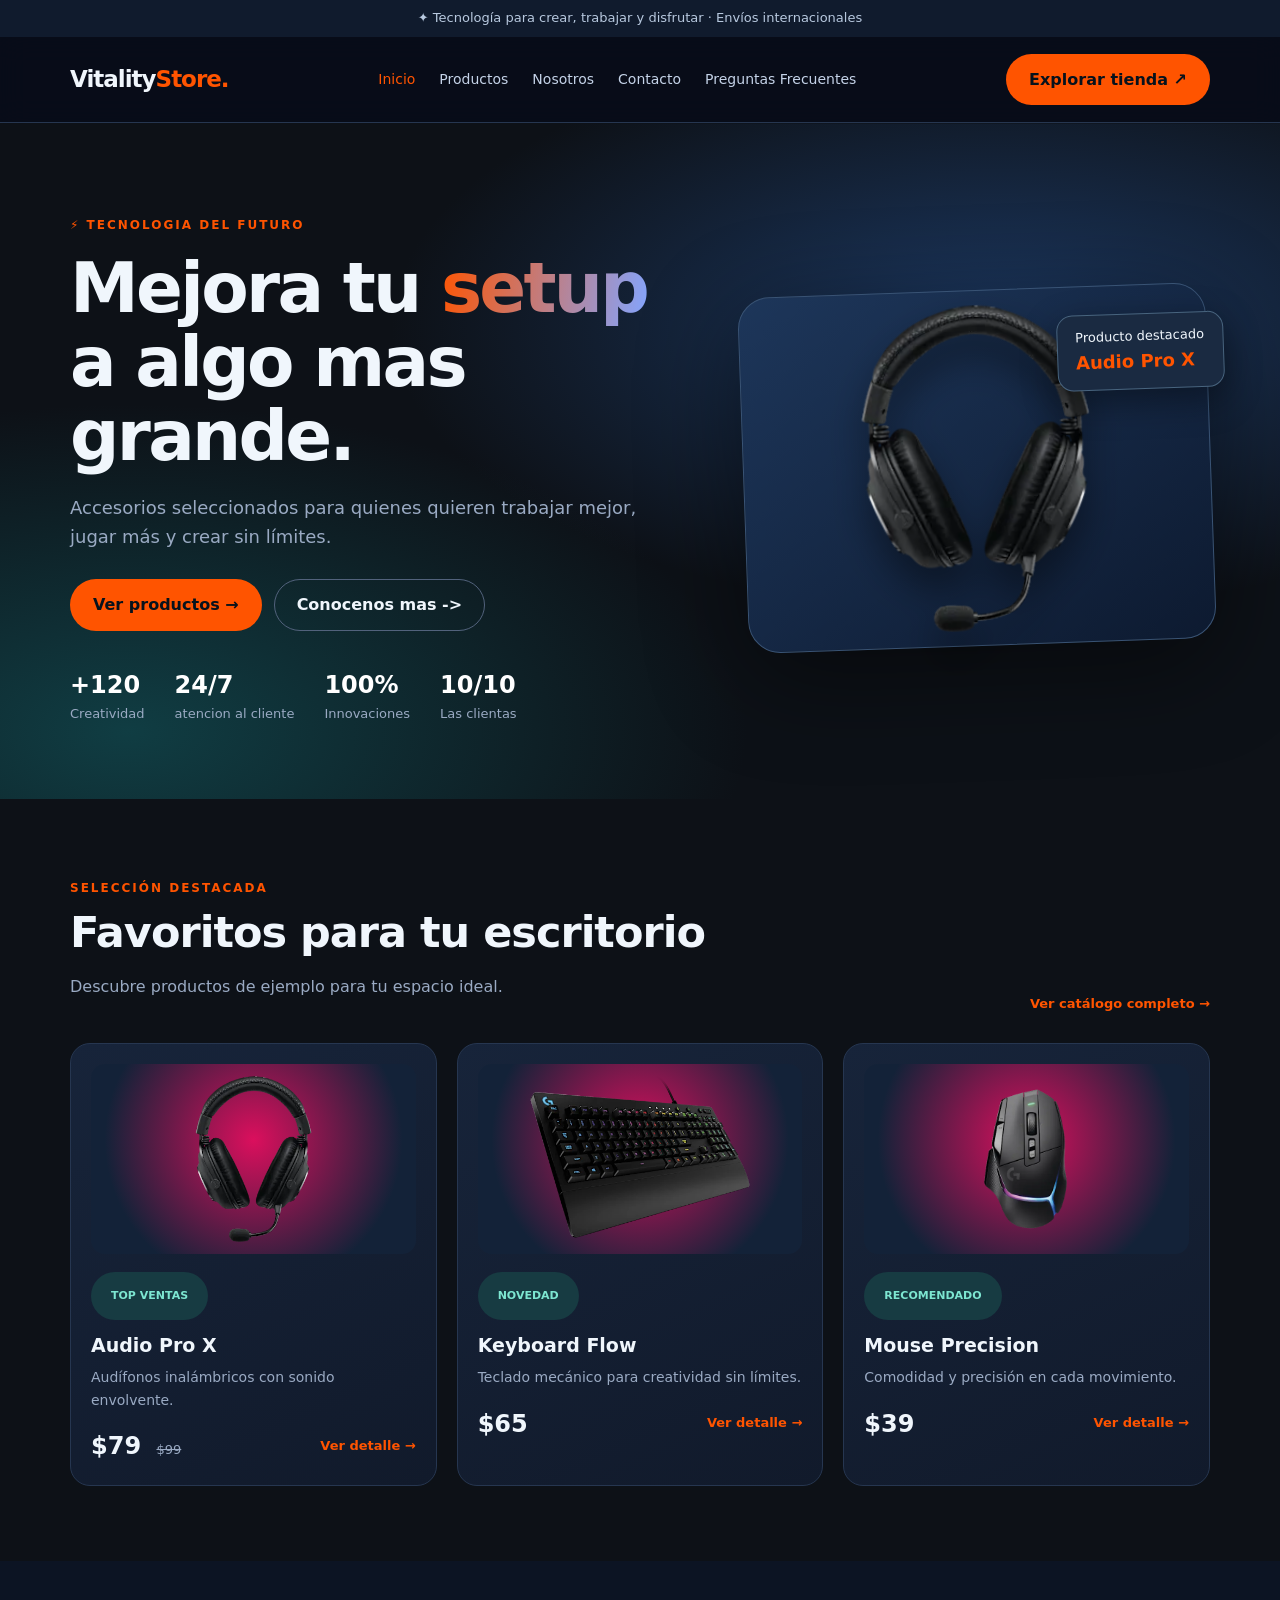
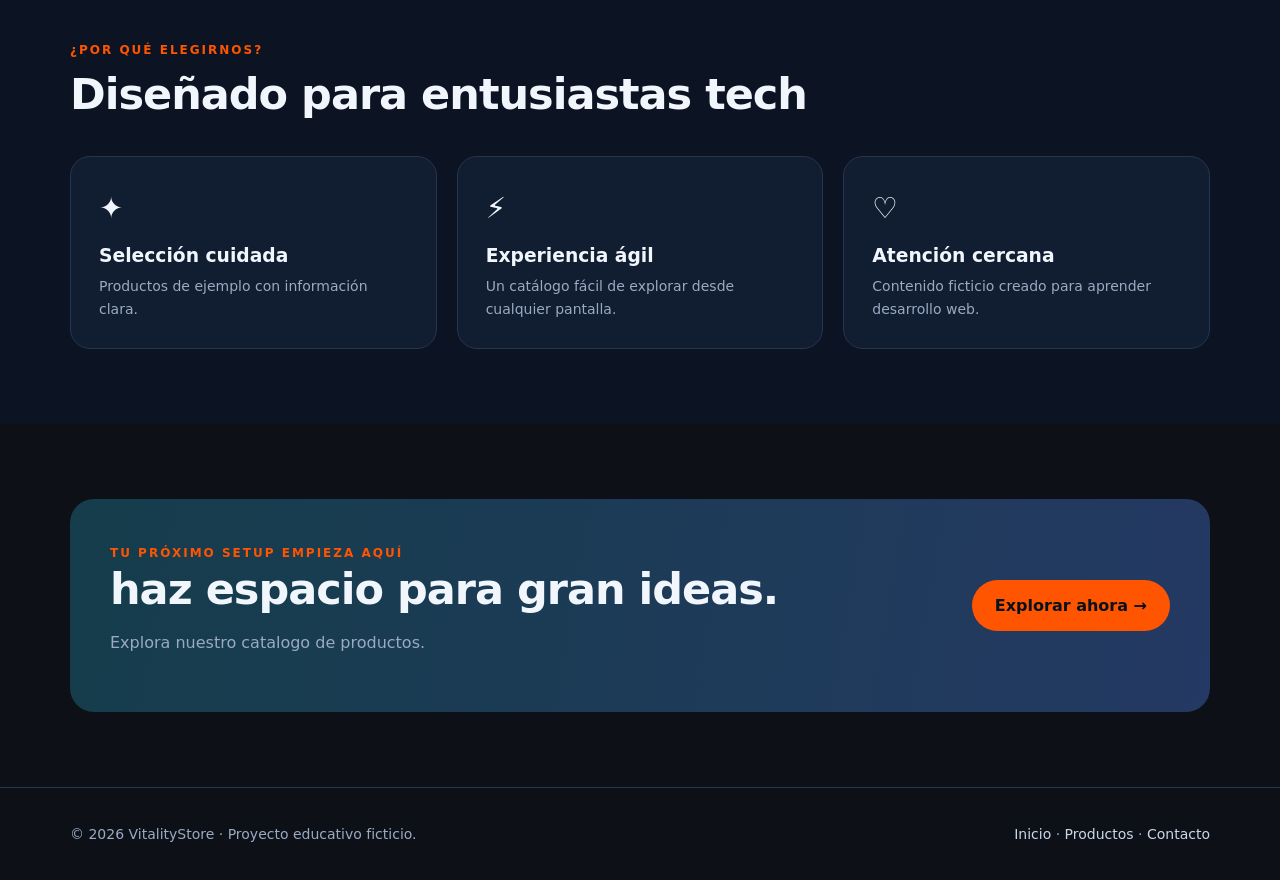
<file: index.html>
<!doctype html>
<html lang="es">

<head>
  <meta charset="UTF-8">
  <meta name="viewport" content="width=device-width,initial-scale=1">
  <title>VitalityStore | Tecnología que apoya nuestros conocimientos</title>
  <link rel="stylesheet" href="styles.css">
</head>

<body>
  <div class="topbar">✦ Tecnología para crear, trabajar y disfrutar · Envíos internacionales</div>
  <header class="header">
    <nav class="container nav"><a class="brand" href="index.html">Vitality<span>Store.</span></a>
      <div class="links"><a class="active" href="index.html">Inicio</a><a href="productos.html">Productos</a><a
          href="nosotros.html">Nosotros</a><a href="contacto.html">Contacto</a><a href="preguntas.html">Preguntas Frecuentes</a></div><a class="pill"
        href="productos.html">Explorar tienda ↗</a>
    </nav>
  </header>
  <main>
    <section class="hero">
      <div class="container hero-grid">
        <div><span class="eyebrow">⚡ Tecnologia del futuro</span>
          <h1>Mejora tu <span class="gradient">setup</span> a algo mas grande.</h1>
          <p class="lead">Accesorios seleccionados para quienes quieren trabajar mejor, jugar más y crear sin límites.
          </p>
          <div class="actions"><a class="btn" href="productos.html">Ver productos →</a><a class="btn secondary"
              href="nosotros.html">Conocenos mas -></a></div>
          <div class="stats">
            <div><b>+120</b>Creatividad</div>
            <div><b>24/7</b>atencion al cliente</div>
            <div><b>100%</b>Innovaciones</div>
            <div><b>10/10</b>Las clientas</div>
          </div>
        </div>
        <div class="hero-art"><img src="assets/proX.jpg" alt="Ilustración de audífonos modernos">
          <div class="float">Producto destacado <b>Audio Pro X</b></div>
        </div>
      </div>
    </section>
    <section class="section">
      <div class="container">
        <div class="section-head">
          <div><span class="eyebrow">Selección destacada</span>
            <h2>Favoritos para tu escritorio</h2>
            <p>Descubre productos de ejemplo para tu espacio ideal.</p>
          </div><a class="mini-link" href="productos.html">Ver catálogo completo →</a>
        </div>
        <div class="grid">
          <article class="card">
            <div class="product-image"><img src="assets/proX.jpg" alt="Audífonos"></div><span class="tag">TOP
              VENTAS</span>
            <h3>Audio Pro X</h3>
            <p>Audífonos inalámbricos con sonido envolvente.</p>
            <div class="card-bottom"><span class="price">$79 <small>$99</small></span><a class="mini-link"
                href="detalle.html">Ver detalle →</a></div>
          </article>
          <article class="card">
            <div class="product-image"><img src="assets/g213.jpg" alt="Teclado"></div><span
              class="tag">NOVEDAD</span>
            <h3>Keyboard Flow</h3>
            <p>Teclado mecánico para creatividad sin límites.</p>
            <div class="card-bottom"><span class="price">$65</span><a class="mini-link" href="detalle.html">Ver detalle
                →</a></div>
          </article>
          <article class="card">
            <div class="product-image"><img src="assets/g502.jpg" alt="Mouse"></div><span
              class="tag">RECOMENDADO</span>
            <h3>Mouse Precision</h3>
            <p>Comodidad y precisión en cada movimiento.</p>
            <div class="card-bottom"><span class="price">$39</span><a class="mini-link" href="detalle.html">Ver detalle
                →</a></div>
          </article>
        </div>
      </div>
    </section>
    <section class="section alt">
      <div class="container">
        <div class="section-head">
          <div><span class="eyebrow">¿Por qué elegirnos?</span>
            <h2>Diseñado para entusiastas tech</h2>
          </div>
        </div>
        <div class="features">
          <div class="feature">
            <div class="symbol">✦</div>
            <h3>Selección cuidada</h3>
            <p>Productos de ejemplo con información clara.</p>
          </div>
          <div class="feature">
            <div class="symbol">⚡</div>
            <h3>Experiencia ágil</h3>
            <p>Un catálogo fácil de explorar desde cualquier pantalla.</p>
          </div>
          <div class="feature">
            <div class="symbol">♡</div>
            <h3>Atención cercana</h3>
            <p>Contenido ficticio creado para aprender desarrollo web.</p>
          </div>
        </div>
      </div>
    </section>
    <section class="section">
      <div class="container">
        <div class="banner">
          <div><span class="eyebrow">Tu próximo setup empieza aquí</span>
            <h2>haz espacio para gran ideas.</h2>
            <p class="muted">Explora nuestro catalogo de productos.</p>
          </div><a class="btn" href="productos.html">Explorar ahora →</a>
        </div>
      </div>
    </section>
  </main>
  <footer class="footer">
    <div class="container footer-inner"><span>© 2026 VitalityStore · Proyecto educativo ficticio.</span><span><a
          href="index.html">Inicio</a> · <a href="productos.html">Productos</a> · <a
          href="contacto.html">Contacto</a></span></div>
  </footer>
</body>

</html>
</file>
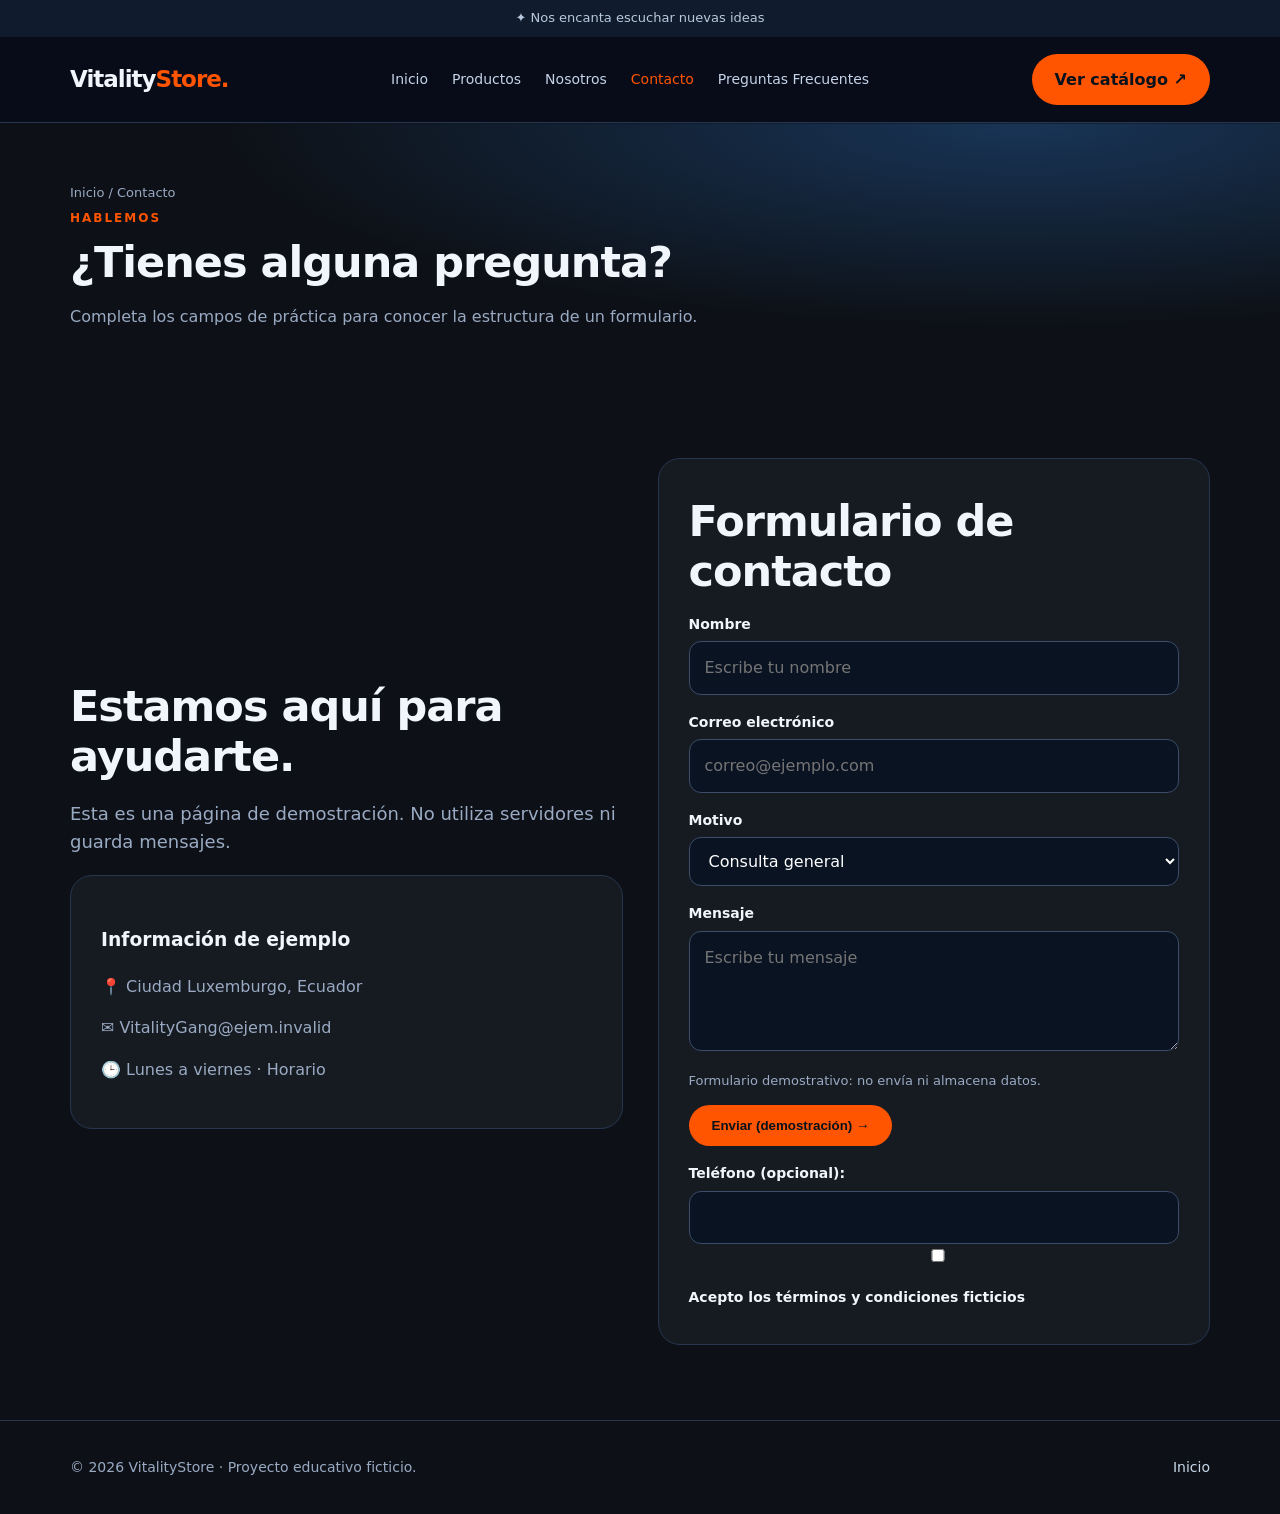
<file: contacto.html>
<!doctype html>
<html lang="es">

<head>
  <meta charset="UTF-8">
  <meta name="viewport" content="width=device-width,initial-scale=1">
  <title>Contacto | VitalityStore</title>
  <link rel="stylesheet" href="styles.css">
</head>

<body>
  <div class="topbar">✦ Nos encanta escuchar nuevas ideas</div>
  <header class="header">
    <nav class="container nav"><a class="brand" href="index.html">Vitality<span>Store.</span></a>
      <div class="links"><a href="index.html">Inicio</a><a href="productos.html">Productos</a><a
          href="nosotros.html">Nosotros</a><a class="active" href="contacto.html">Contacto</a><a href="preguntas.html">Preguntas Frecuentes</a></div><a class="pill"
        href="productos.html">Ver catálogo ↗</a>
    </nav>
  </header>
  <main>
    <section class="page-head">
      <div class="container">
        <div class="crumb">Inicio / Contacto</div><span class="eyebrow">Hablemos</span>
        <h1>¿Tienes alguna pregunta?</h1>
        <p>Completa los campos de práctica para conocer la estructura de un formulario.</p>
      </div>
    </section>
    <section class="section">
      <div class="container two-col">
        <div>
          <h2>Estamos aquí para ayudarte.</h2>
          <p class="lead">Esta es una página de demostración. No utiliza servidores ni guarda mensajes.</p>
          <div class="panel">
            <h3>Información de ejemplo</h3>
            <p>📍 Ciudad Luxemburgo, Ecuador</p>
            <p>✉️ VitalityGang@ejem.invalid</p>
            <p>🕒 Lunes a viernes · Horario </p>
          </div>
        </div>
        <div class="panel">
          <h2>Formulario de contacto</h2>
          <form action="#" method="get" onsubmit="return false"><label for="nombre">Nombre</label><input id="nombre"
              name="nombre" placeholder="Escribe tu nombre" required><label for="correo">Correo
              electrónico</label><input id="correo" name="correo" type="email" placeholder="correo@ejemplo.com"
              required><label for="motivo">Motivo</label><select id="motivo" name="motivo">
              <option>Consulta general</option>
              <option>Información de productos</option>
              <option>Otro</option>
            </select><label for="mensaje">Mensaje</label><textarea id="mensaje" name="mensaje"
              placeholder="Escribe tu mensaje" required></textarea>
            <p class="muted" style="font-size:13px">Formulario demostrativo: no envía ni almacena datos.</p><button
              class="btn" type="submit">Enviar (demostración) →</button>
          </form>
          <form>
            <div>
            <label for="telefono">Teléfono (opcional):</label>
            <input type="tel" id="telefono" name="telefono">
           </div>
           <div>
           <input type="checkbox" id="aceptacion" name="aceptacion">
           <label for="aceptacion">Acepto los términos y condiciones ficticios</label>
           </div>
          </form>
        </div>
      </div>
    </section>
  </main>
  <footer class="footer">
    <div class="container footer-inner"><span>© 2026 VitalityStore · Proyecto educativo ficticio.</span><a
        href="index.html">Inicio</a></div>
  </footer>
</body>

</html>
</file>
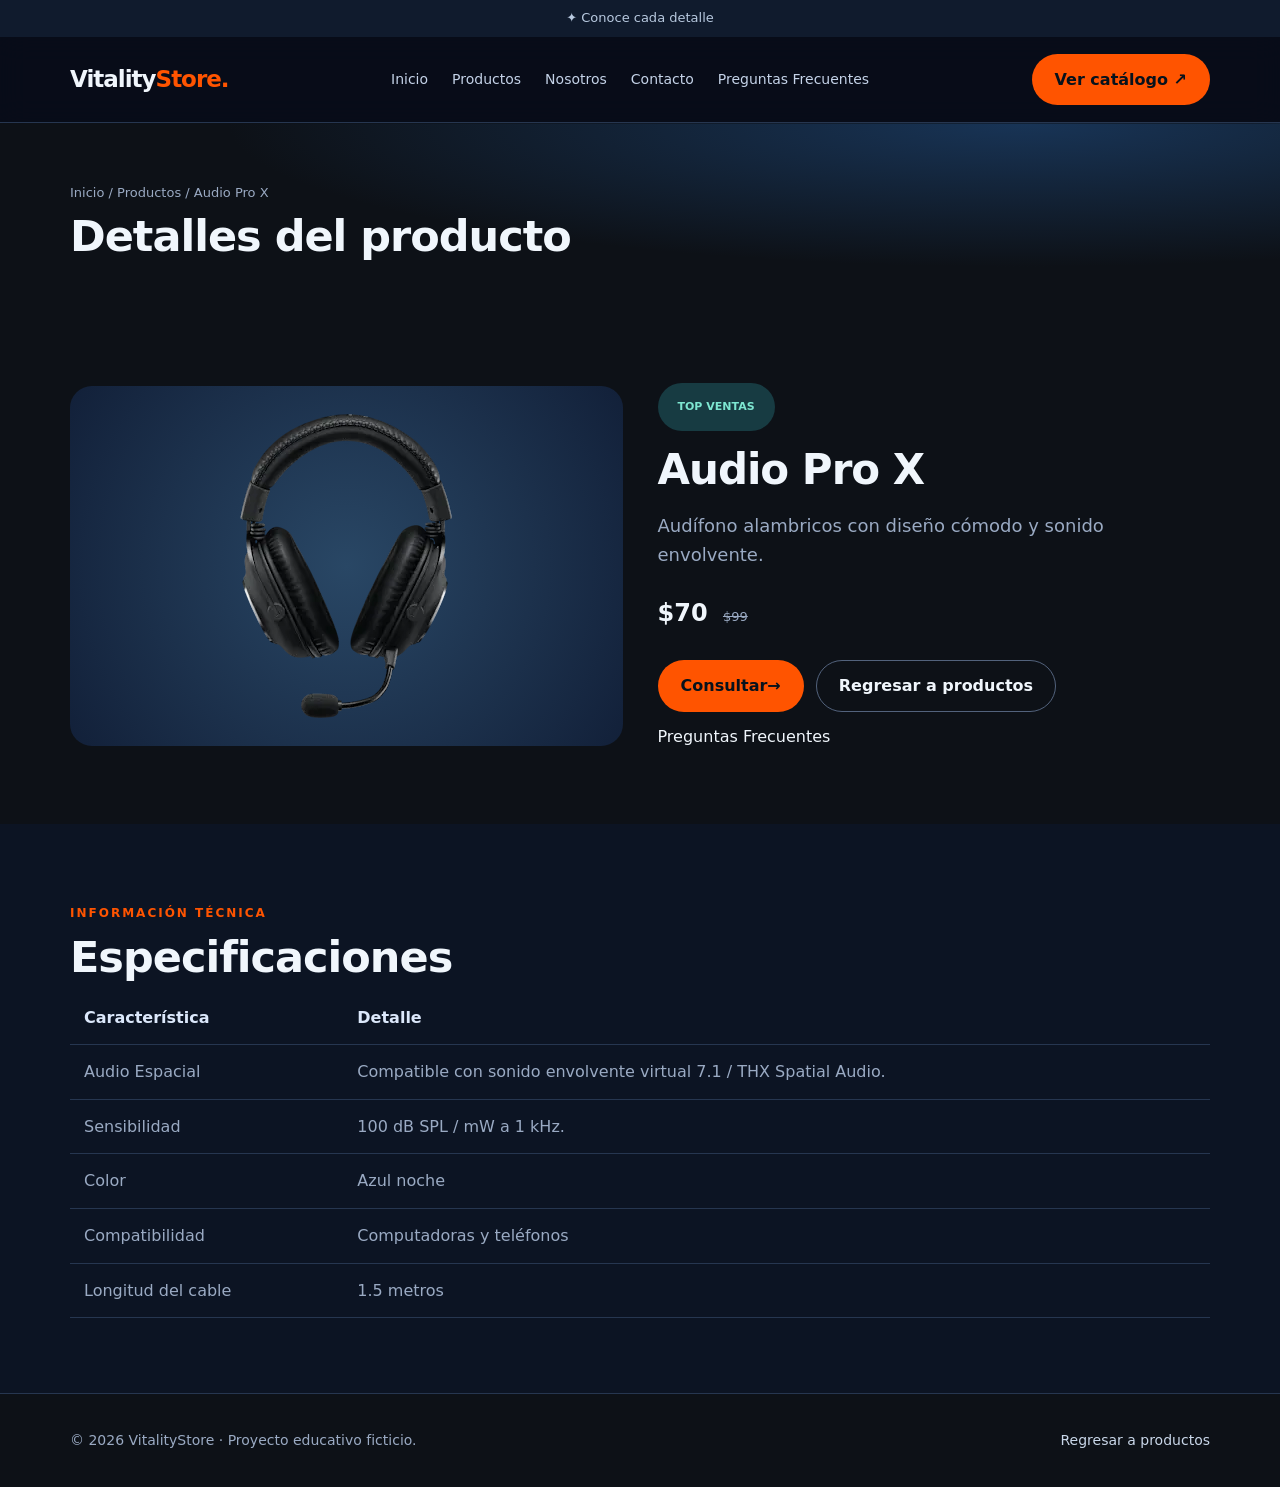
<file: detalle.html>
<!doctype html>
<html lang="es">

<head>
  <meta charset="UTF-8">
  <meta name="viewport" content="width=device-width,initial-scale=1">
  <title>Audio Pro X | VitalityStore</title>
  <link rel="stylesheet" href="styles.css">
</head>

<body>
  <div class="topbar">✦ Conoce cada detalle</div>
  <header class="header">
    <nav class="container nav"><a class="brand" href="index.html">Vitality<span>Store.</span></a>
      <div class="links"><a href="index.html">Inicio</a><a href="productos.html">Productos</a><a
          href="nosotros.html">Nosotros</a><a href="contacto.html">Contacto</a><a href="preguntas.html">Preguntas Frecuentes</a></div><a class="pill"
        href="productos.html">Ver catálogo ↗</a>
    </nav>
  </header>
  <main>
    <section class="page-head">
      <div class="container">
        <div class="crumb"><a href="index.html">Inicio</a> / <a href="productos.html">Productos</a> / Audio Pro X</div>
        <h1>Detalles del producto</h1>
      </div>
    </section>
    <section class="section">
      <div class="container two-col">
        <div class="detail-img"><img src="assets/proX.jpg" alt="Audífonos Audio Pro X"></div>
        <div><span class="tag">TOP VENTAS</span>
          <h2 style="font-size:42px;line-height:1.15;margin:15px 0">Audio Pro X</h2>
          <p class="lead">Audífono alambricos con diseño cómodo y sonido envolvente.</p>
          <p class="price">$70 <small>$99</small></p>
          <div class="actions"><a class="btn" href="contacto.html">Consultar→</a><a
              class="btn secondary" href="productos.html">Regresar a productos</a><a href="preguntas.html">Preguntas Frecuentes</a></div>
        </div>
      </div>
    </section>
    <section class="section alt">
      <div class="container"><span class="eyebrow">Información técnica</span>
        <h2>Especificaciones</h2>
        <table class="specs">
          <tr>
            <th>Característica</th>
            <th>Detalle</th>
          </tr>
          <tr>
            <td>Audio Espacial</td>
            <td>Compatible con sonido envolvente virtual 7.1 / THX Spatial Audio.</td>
          </tr>
          <tr>
            <td>Sensibilidad</td>
            <td>100 dB SPL / mW a 1 kHz.</td>
          </tr>
          <tr>
            <td>Color</td>
            <td>Azul noche</td>
          </tr>
          <tr>
            <td>Compatibilidad</td>
            <td>Computadoras y teléfonos</td>
          </tr>
          <tr>
            <td>Longitud del cable</td>
            <td>1.5 metros</td>
          </tr>
        </table>
      </div>
    </section>
  </main>
  <footer class="footer">
    <div class="container footer-inner"><span>© 2026 VitalityStore · Proyecto educativo ficticio.</span><a
        href="productos.html">Regresar a productos</a></div>
  </footer>
</body>

</html>
</file>
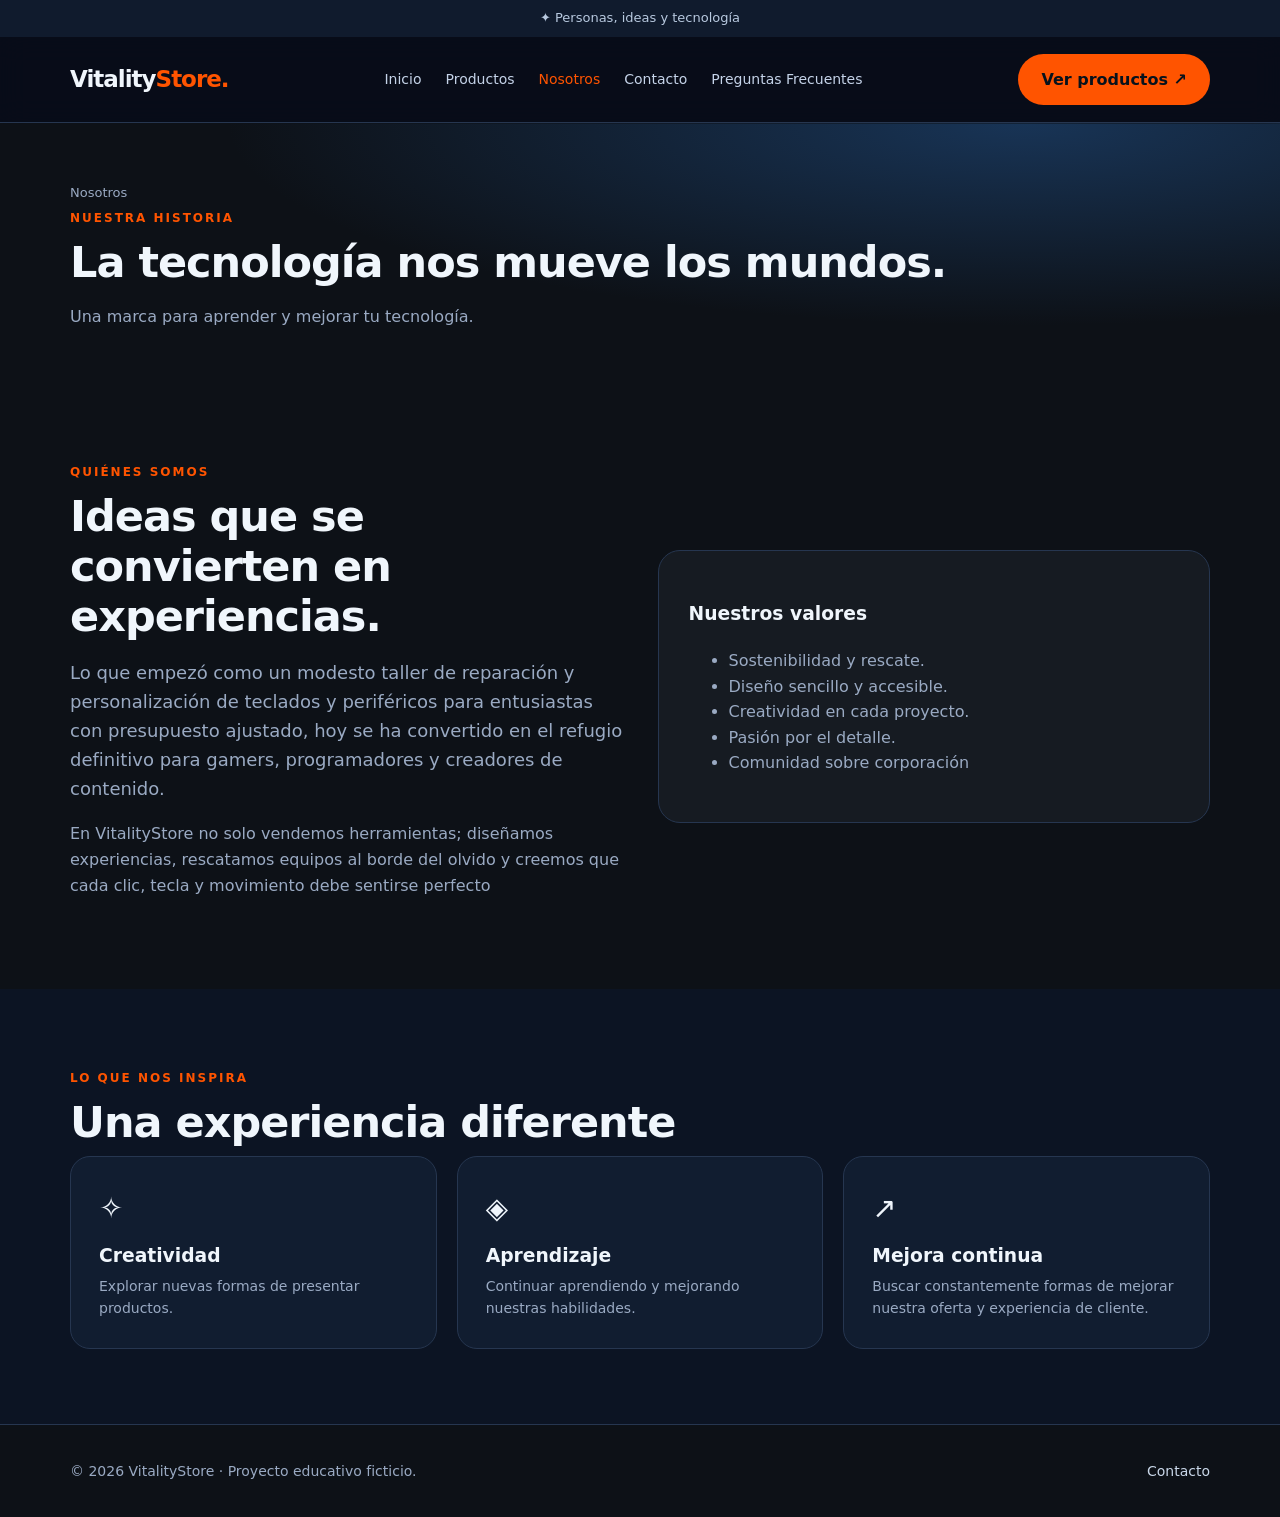
<file: nosotros.html>
<!doctype html>
<html lang="es">

<head>
  <meta charset="UTF-8">
  <meta name="viewport" content="width=device-width,initial-scale=1">
  <title>Nosotros | VitalityStore</title>
  <link rel="stylesheet" href="styles.css">
</head>

<body>
  <div class="topbar">✦ Personas, ideas y tecnología</div>
  <header class="header">
    <nav class="container nav"><a class="brand" href="index.html">Vitality<span>Store.</span></a>
      <div class="links"><a href="index.html">Inicio</a><a href="productos.html">Productos</a><a class="active"
          href="nosotros.html">Nosotros</a><a href="contacto.html">Contacto</a><a href="preguntas.html">Preguntas Frecuentes</a></div><a class="pill"
        href="productos.html">Ver productos ↗</a>
    </nav>
  </header>
  <main>
    <section class="page-head">
      <div class="container">
        <div class="crumb">Nosotros</div><span class="eyebrow">Nuestra historia</span>
        <h1>La tecnología nos mueve los mundos.</h1>
        <p>Una marca para aprender y mejorar tu tecnología.</p>
      </div>
    </section>
    <section class="section">
      <div class="container two-col">
        <div><span class="eyebrow">Quiénes somos</span>
          <h2>Ideas que se convierten en experiencias.</h2>
          <p class="lead">Lo que empezó como un modesto taller de reparación y personalización de teclados y periféricos para entusiastas con presupuesto ajustado, hoy se ha convertido en el refugio definitivo para gamers, programadores y creadores de 
            contenido.</p>
          <p class="muted">En VitalityStore no solo vendemos herramientas; diseñamos experiencias, rescatamos equipos al borde del olvido y creemos que cada clic, tecla y movimiento debe sentirse perfecto
          </p>
        </div>
        <div class="panel">
          <h3>Nuestros valores</h3>
          <ul>
            <li>Sostenibilidad y rescate.</li>
            <li>Diseño sencillo y accesible.</li>
            <li>Creatividad en cada proyecto.</li>
            <li>Pasión por el detalle.</li>
            <li>Comunidad sobre corporación</li>
          </ul>
        </div>
      </div>
    </section>
    <section class="section alt">
      <div class="container"><span class="eyebrow">Lo que nos inspira</span>
        <h2>Una experiencia diferente</h2>
        <div class="features">
          <div class="feature">
            <div class="symbol">✧</div>
            <h3>Creatividad</h3>
            <p>Explorar nuevas formas de presentar productos.</p>
          </div>
          <div class="feature">
            <div class="symbol">◈</div>
            <h3>Aprendizaje</h3>
            <p>Continuar aprendiendo y mejorando nuestras habilidades.</p>
          </div>
          <div class="feature">
            <div class="symbol">↗</div>
            <h3>Mejora continua</h3>
            <p>Buscar constantemente formas de mejorar nuestra oferta y experiencia de cliente.</p>
          </div>
        </div>
      </div>
    </section>
  </main>
  <footer class="footer">
    <div class="container footer-inner"><span>© 2026 VitalityStore · Proyecto educativo ficticio.</span><a
        href="contacto.html">Contacto</a></div>
  </footer>
</body>

</html>
</file>
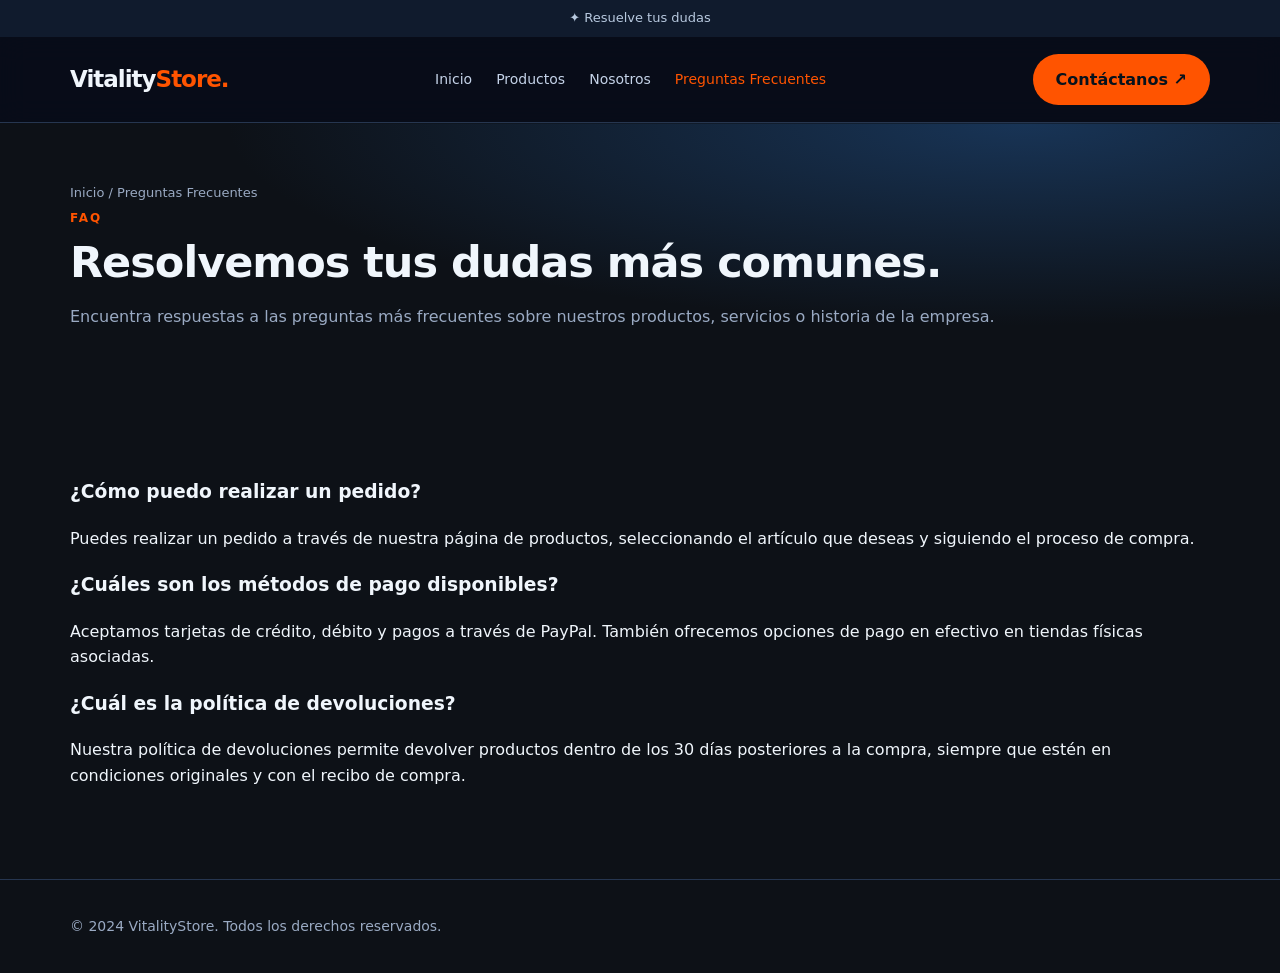
<file: preguntas.html>
<!doctype html>
<html lang="es">
<head>
  <meta charset="UTF-8">
  <meta name="viewport" content="width=device-width,initial-scale=1">
  <title>Preguntas Frecuentes | VitalityStore</title>
  <link rel="stylesheet" href="styles.css">
</head>
<body>
  <div class="topbar">✦ Resuelve tus dudas</div>
  <header class="header">
    <nav class="container nav"><a class="brand" href="index.html">Vitality<span>Store.</span></a>
      <div class="links"><a href="index.html">Inicio</a><a href="productos.html">Productos</a><a
          href="nosotros.html">Nosotros</a><a class="active" href="preguntas.html">Preguntas Frecuentes</a></div><a
        class="pill" href="contacto.html">Contáctanos ↗</a>
    </nav>
  </header>
  <main>
    <section class="page-head">
      <div class="container">
        <div class="crumb">Inicio / Preguntas Frecuentes</div><span class="eyebrow">FAQ</span>
        <h1>Resolvemos tus dudas más comunes.</h1>
        <p>Encuentra respuestas a las preguntas más frecuentes sobre nuestros productos, servicios o historia de la empresa.</p>
      </div>
    </section>
    <section class="section">
      <div class="container">
        <div class="faq-item">
          <h3>¿Cómo puedo realizar un pedido?</h3>
          <p>Puedes realizar un pedido a través de nuestra página de productos, seleccionando el artículo que deseas y siguiendo el proceso de compra.</p>
        </div>
        <div class="faq-item">
          <h3>¿Cuáles son los métodos de pago disponibles?</h3>
          <p>Aceptamos tarjetas de crédito, débito y pagos a través de PayPal. También ofrecemos opciones de pago en efectivo en tiendas físicas asociadas.</p>
        </div>
        <div class="faq-item">
          <h3>¿Cuál es la política de devoluciones?</h3>
          <p>Nuestra política de devoluciones permite devolver productos dentro de los 30 días posteriores a la compra, siempre que estén en condiciones originales y con el recibo de compra.</p>
        </div>
      </div>
    </section>
  </main>
  <footer class="footer">
    <div class="container"><span>© 2024 VitalityStore. Todos los derechos reservados.</span></div>
  </footer>
</html>
</file>
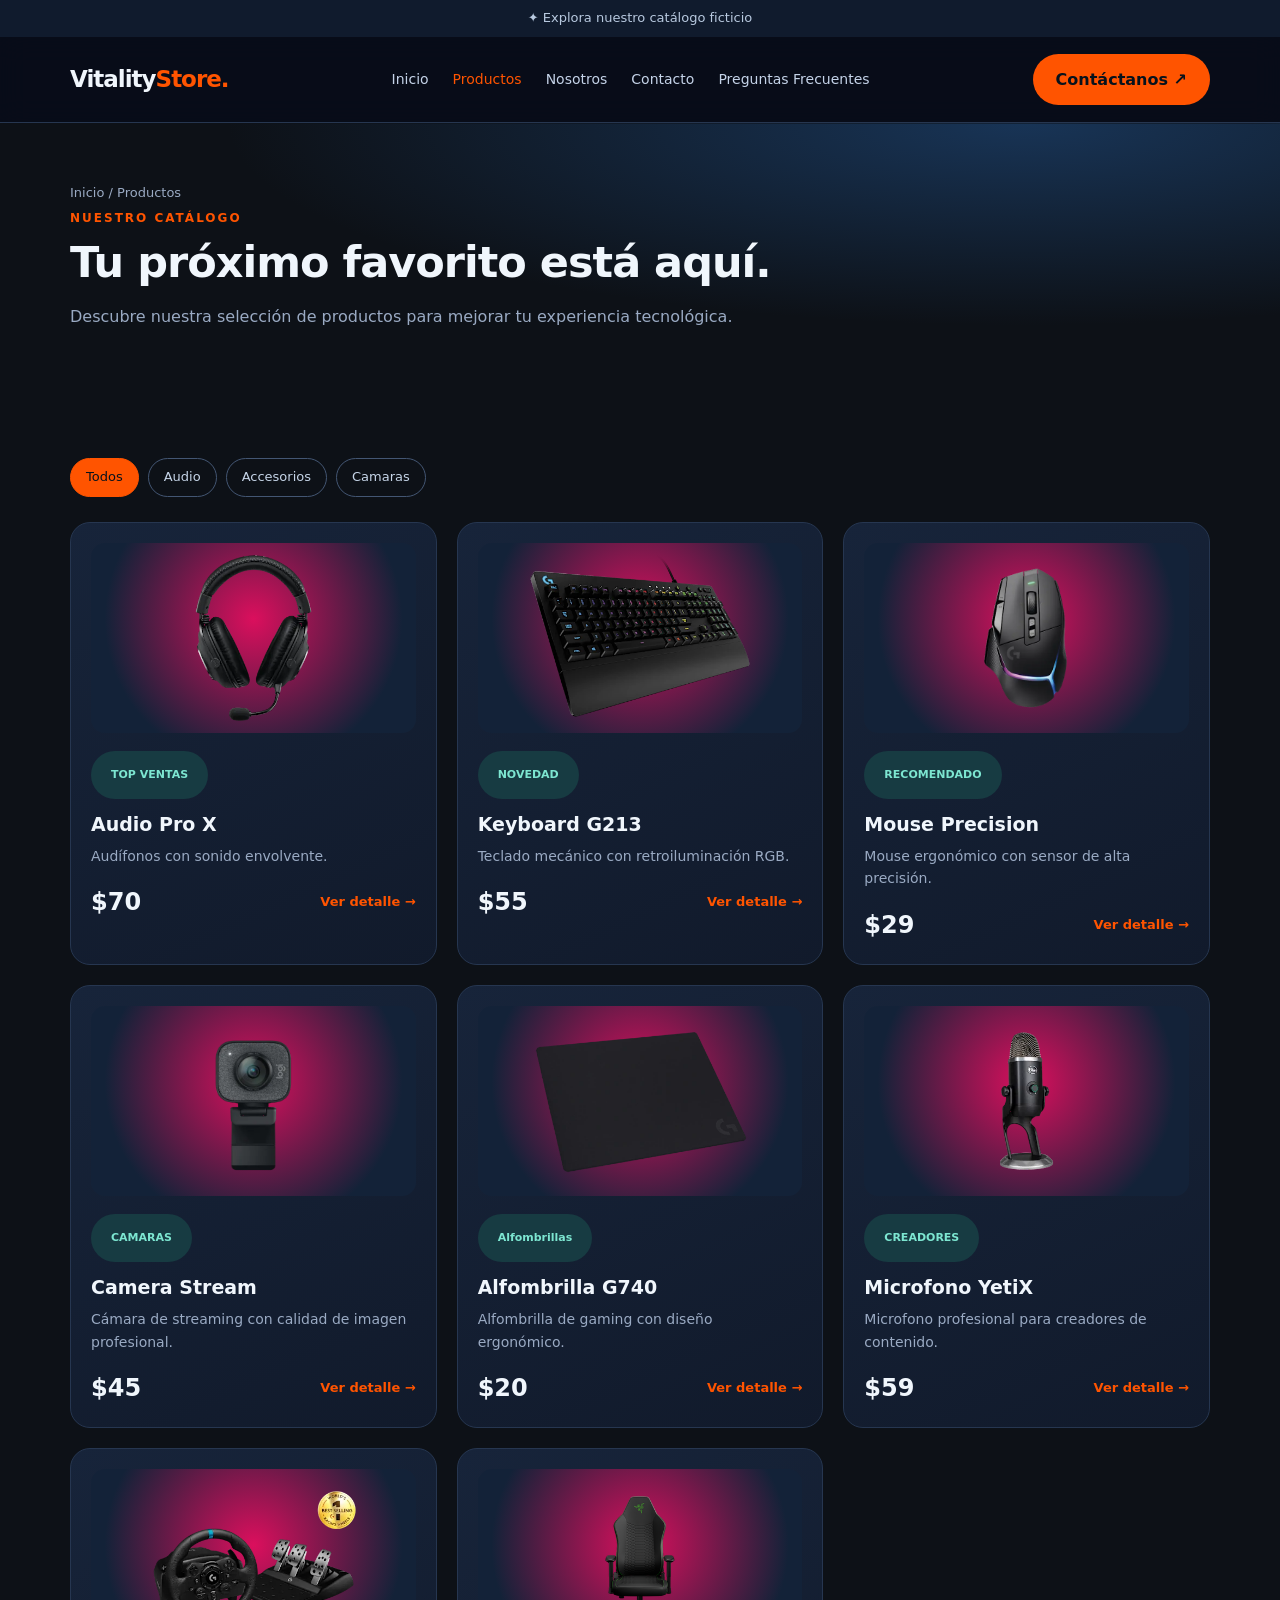
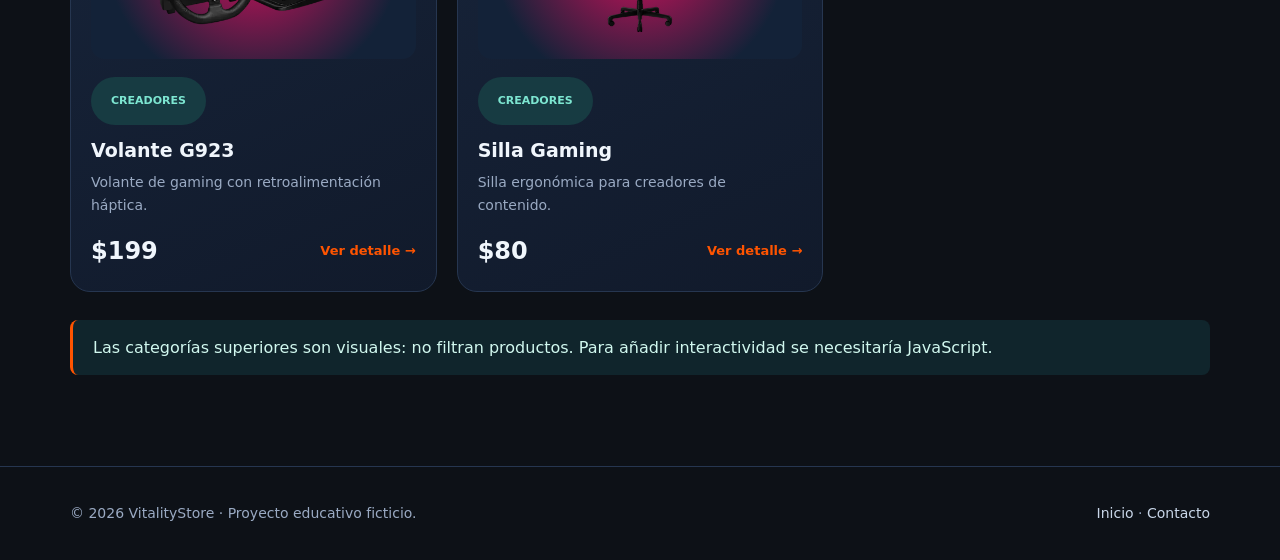
<file: productos.html>
<!doctype html>
<html lang="es">

<head>
  <meta charset="UTF-8">
  <meta name="viewport" content="width=device-width,initial-scale=1">
  <title>Productos | VitalityStore</title>
  <link rel="stylesheet" href="styles.css">
</head>

<body>
  <div class="topbar">✦ Explora nuestro catálogo ficticio</div>
  <header class="header">
    <nav class="container nav"><a class="brand" href="index.html">Vitality<span>Store.</span></a>
      <div class="links"><a href="index.html">Inicio</a><a class="active" href="productos.html">Productos</a><a
          href="nosotros.html">Nosotros</a><a href="contacto.html">Contacto</a><a href="preguntas.html">Preguntas Frecuentes</a></div><a class="pill"
        href="contacto.html">Contáctanos ↗</a>
    </nav>
  </header>
  <main>
    <section class="page-head">
      <div class="container">
        <div class="crumb">Inicio / Productos</div><span class="eyebrow">Nuestro catálogo</span>
        <h1>Tu próximo favorito está aquí.</h1>
        <p>Descubre nuestra selección de productos para mejorar tu experiencia tecnológica.</p>
      </div>
    </section>
    <section class="section">
      <div class="container">
        <div class="filter-row"><span class="filter-chip selected">Todos</span><span
            class="filter-chip">Audio</span><span class="filter-chip">Accesorios</span><span
            class="filter-chip">Camaras</span></div>
        <div class="grid">
          <article class="card">
            <div class="product-image"><img src="assets/proX.jpg" alt="Audífonos"></div><span class="tag">TOP
              VENTAS</span>
            <h3>Audio Pro X</h3>
            <p>Audífonos con sonido envolvente.</p>
            <div class="card-bottom"><span class="price">$70</span><a class="mini-link" href="detalle.html">Ver detalle
                →</a></div>
          </article>
          <article class="card">
            <div class="product-image"><img src="assets/g213.jpg" alt="Teclado"></div><span
              class="tag">NOVEDAD</span>
            <h3>Keyboard G213</h3>
            <p>Teclado mecánico con retroiluminación RGB.</p>
            <div class="card-bottom"><span class="price">$55</span><a class="mini-link" href="detalle.html">Ver detalle
                →</a></div>
          </article>
          <article class="card">
            <div class="product-image"><img src="assets/g502.jpg" alt="Mouse"></div><span
              class="tag">RECOMENDADO</span>
            <h3>Mouse Precision</h3>
            <p>Mouse ergonómico con sensor de alta precisión.</p>
            <div class="card-bottom"><span class="price">$29</span><a class="mini-link" href="detalle.html">Ver detalle
                →</a></div>
          </article>
          <article class="card">
            <div class="product-image"><img src="assets/streamcam.jpg" alt="camara"></div><span
              class="tag">CAMARAS</span>
            <h3>Camera Stream</h3>
            <p>Cámara de streaming con calidad de imagen profesional.</p>
            <div class="card-bottom"><span class="price">$45</span><a class="mini-link" href="detalle.html">Ver detalle
                →</a></div>
          </article>
          <article class="card">
            <div class="product-image"><img src="assets/g740.jpg" alt="Alfombrilla"></div><span class="tag">Alfombrillas</span>
            <h3>Alfombrilla G740</h3>
            <p>Alfombrilla de gaming con diseño ergonómico.</p>
            <div class="card-bottom"><span class="price">$20</span><a class="mini-link" href="detalle.html">Ver detalle
                →</a></div>
          </article>
          <article class="card">
            <div class="product-image"><img src="assets/yeti.jpg" alt="Microfono"></div><span
              class="tag">CREADORES</span>
            <h3>Microfono YetiX</h3>
            <p>Microfono profesional para creadores de contenido.</p>
            <div class="card-bottom"><span class="price">$59</span><a class="mini-link" href="detalle.html">Ver detalle
                →</a></div>
          </article>
          <article class="card">
            <div class="product-image"><img src="assets/g923.webp" alt="Volantes para consolas"></div><span
              class="tag">CREADORES</span>
            <h3>Volante G923</h3>
            <p>Volante de gaming con retroalimentación háptica.</p>
            <div class="card-bottom"><span class="price">$199</span><a class="mini-link" href="detalle.html">Ver detalle
                →</a></div>
          </article>
          <article class="card">
            <div class="product-image"><img src="assets/silla.jpg" alt="Silla Gaming"></div><span
              class="tag">CREADORES</span>
            <h3>Silla Gaming</h3>
            <p>Silla ergonómica para creadores de contenido.</p>
            <div class="card-bottom"><span class="price">$80</span><a class="mini-link" href="detalle.html">Ver detalle
                →</a></div>
          </article>
        </div>
        <p class="notice" style="margin-top:28px">Las categorías superiores son visuales: no filtran productos. Para
          añadir interactividad se necesitaría JavaScript.</p>
      </div>
    </section>
  </main>
  <footer class="footer">
    <div class="container footer-inner"><span>© 2026 VitalityStore · Proyecto educativo ficticio.</span><span><a
          href="index.html">Inicio</a> · <a href="contacto.html">Contacto</a></span></div>
  </footer>
</body>

</html>
</file>
<file: styles.css>
:root {
  --bg:#0d1117;
  --surface: #161b22;
  --surface2: #101622;
  --text: #f0f6fc;
  --muted: #9aaac3;
  --accent: #ff5400;
  --blue: #6e9bff;
  --line: #263650;
  --radius: 20px
}

* {
  box-sizing: border-box
}

html {
  scroll-behavior: smooth
}

body {
  margin: 0;
  background: var(--bg);
  color: var(--text);
  font: 16px/1.6 system-ui, -apple-system, Segoe UI, sans-serif
}

a {
  color: inherit;
  text-decoration: none
}

.container {
  width: min(1140px, calc(100% - 40px));
  margin: auto
}

.topbar {
  background: #101b2d;
  text-align: center;
  padding: 8px;
  color: #b8c9df;
  font-size: 13px
}

.header {
  position: sticky;
  top: 0;
  z-index: 5;
  background: #080d1aeb;
  backdrop-filter: blur(14px);
  border-bottom: 1px solid var(--line)
}

.nav {
  display: flex;
  align-items: center;
  justify-content: space-between;
  gap: 20px;
  padding: 17px 0
}

.brand {
  font-size: 23px;
  font-weight: 850;
  letter-spacing: -1px
}

.brand span {
  color: var(--accent)
}

.links {
  display: flex;
  gap: 24px;
  align-items: center
}

.links a {
  color: #c5d3e8;
  font-size: 14px
}

.links a:hover,
.links .active {
  color: var(--accent)
}

.pill,
.btn {
  display: inline-block;
  border: 1px solid transparent;
  border-radius: 999px;
  padding: 12px 22px;
  background: var(--accent);
  color: #07121c;
  font-weight: 750;
  cursor: pointer
}

.btn.secondary {
  background: transparent;
  border-color: #52627c;
  color: var(--text)
}

.hero {
  padding: 88px 0 74px;
  position: relative;
  overflow: hidden;
  background: radial-gradient(ellipse at 78% 30%, #1c3861 0%, transparent 43%), radial-gradient(ellipse at 10% 90%, #103d43 0%, transparent 38%)
}

.hero-grid {
  display: grid;
  grid-template-columns: 1.15fr .85fr;
  align-items: center;
  gap: 40px
}

.eyebrow {
  color: var(--accent);
  font-weight: 750;
  letter-spacing: 2px;
  text-transform: uppercase;
  font-size: 12px
}

.hero h1 {
  font-size: clamp(40px, 5.4vw, 72px);
  line-height: 1.07;
  letter-spacing: -2.7px;
  margin: 15px 0 20px
}

.gradient {
  background: linear-gradient(100deg, var(--accent), #83a5ff);
  color: transparent;
  background-clip: text
}

.lead {
  font-size: 18px;
  color: var(--muted);
  max-width: 570px
}

.actions {
  display: flex;
  gap: 12px;
  flex-wrap: wrap;
  margin-top: 28px
}

.hero-art {
  position: relative;
  background: linear-gradient(145deg, #1d365a, #0d1a30);
  border: 1px solid #395374;
  border-radius: 32px;
  padding: 10px;
  box-shadow: 0 25px 100px #0007;
  transform: rotate(-2deg)
}

.hero-art img {
  width: 100%;
  display: block;
  filter: drop-shadow(0 22px 18px #0006)
}

.float {
  position: absolute;
  right: -18px;
  top: 28px;
  background: #1a2a41;
  border: 1px solid #48647e;
  border-radius: 16px;
  padding: 12px 18px;
  font-size: 13px;
  box-shadow: 0 12px 35px #0006
}

.float b {
  display: block;
  color: var(--accent);
  font-size: 18px
}

.stats {
  display: flex;
  gap: 30px;
  margin-top: 35px;
  color: var(--muted);
  font-size: 13px
}

.stats b {
  display: block;
  color: white;
  font-size: 24px
}

.section {
  padding: 75px 0
}

.section.alt {
  background: #0c1423
}

.section-head {
  display: flex;
  justify-content: space-between;
  align-items: end;
  gap: 20px;
  margin-bottom: 28px
}

.section h2,
.page-head h1 {
  font-size: clamp(28px, 3.5vw, 43px);
  line-height: 1.16;
  letter-spacing: -1px;
  margin: 8px 0
}

.section-head p,
.page-head p,
.muted {
  color: var(--muted)
}

.grid {
  display: grid;
  grid-template-columns: repeat(3, 1fr);
  gap: 20px
}

.card {
  background: linear-gradient(155deg, #17243a, #111a2b);
  border: 1px solid var(--line);
  border-radius: var(--radius);
  padding: 20px;
  transition: transform .2s, border-color .2s box-shadow .2s;
}

.card:hover {
  transform: translateY(-5px);
  border-color: #ff2a4b;
}

.product-image {
  display: flex;
  align-items: center;
  justify-content: center;
  min-height: 190px;
  border-radius: 14px;
  background: radial-gradient(circle at 50% 40%, #db0f5d, #132238 75%);
  margin-bottom: 18px
}

.product-image img {
  width: 82%;
  height: 170px;
  object-fit: contain
}

.tag {
  display: inline-block;
  background: #173b42;
  color: #7de6d1;
  padding: 15px 20px;
  border-radius: 99px;
  font-size: 11px;
  font-weight: 800
}

.card h3 {
  font-size: 19px;
  margin: 10px 0 6px
}

.card p {
  color: var(--muted);
  font-size: 14px;
  margin: 0 0 12px
}

.price {
  font-size: 24px;
  font-weight: 850
}

.price small {
  font-size: 13px;
  color: var(--muted);
  text-decoration: line-through;
  font-weight: 400;
  margin-left: 7px
}

.card-bottom {
  display: flex;
  align-items: center;
  justify-content: space-between;
  margin-top: 16px
}

.mini-link {
  color: var(--accent);
  font-size: 13px;
  font-weight: 700
}

.features {
  display: grid;
  grid-template-columns: repeat(3, 1fr);
  gap: 20px
}

.feature {
  padding: 28px;
  background: #111d30;
  border: 1px solid var(--line);
  border-radius: 20px
}

.feature .symbol {
  font-size: 29px
}

.feature h3 {
  margin: 10px 0 4px
}

.feature p {
  color: var(--muted);
  margin: 0;
  font-size: 14px
}

.banner {
  background: linear-gradient(100deg, #153d4b, #243963);
  padding: 40px;
  border-radius: 24px;
  display: flex;
  justify-content: space-between;
  align-items: center;
  gap: 20px
}

.banner h2 {
  margin: 0
}

.page-head {
  padding: 60px 0 38px;
  background: radial-gradient(ellipse at 80% 0%, #183456, transparent 55%)
}

.crumb {
  font-size: 13px;
  color: var(--muted)
}

.two-col {
  display: grid;
  grid-template-columns: 1fr 1fr;
  gap: 35px;
  align-items: center
}

.panel {
  background: var(--surface);
  border: 1px solid var(--line);
  padding: 30px;
  border-radius: 22px
}

.panel p,
.panel li {
  color: var(--muted)
}

.detail-img {
  background: radial-gradient(circle, #294765, #122039);
  border-radius: 22px;
  min-height: 360px;
  display: flex;
  align-items: center;
  justify-content: center
}

.detail-img img {
  max-width: 85%;
  max-height: 320px
}

.specs {
  width: 100%;
  border-collapse: collapse
}

.specs td,
.specs th {
  padding: 14px;
  text-align: left;
  border-bottom: 1px solid var(--line)
}

.specs th {
  color: #dce8fb
}

.specs td {
  color: var(--muted)
}

label {
  display: block;
  margin: 16px 0 6px;
  font-weight: 650;
  font-size: 14px
}

input,
textarea,
select {
  width: 100%;
  padding: 13px 15px;
  border: 1px solid #3b4d68;
  border-radius: 12px;
  background: #0a1322;
  color: white;
  font: inherit
}

textarea {
  min-height: 120px
}

input:focus,
textarea:focus,
select:focus {
  outline: 2px solid var(--accent)
}

.footer {
  border-top: 1px solid var(--line);
  padding: 35px 0;
  color: var(--muted);
  font-size: 14px
}

.footer-inner {
  display: flex;
  justify-content: space-between;
  gap: 20px
}

.footer a {
  color: #c9d7e9
}

.notice {
  border-left: 3px solid var(--accent);
  background: #10252c;
  padding: 15px 20px;
  border-radius: 8px;
  color: #d1f8ef
}

.filter-row {
  display: flex;
  gap: 9px;
  flex-wrap: wrap;
  margin: 0 0 25px
}

.filter-chip {
  border: 1px solid #435673;
  border-radius: 99px;
  padding: 8px 15px;
  color: #c6d5e8;
  font-size: 13px
}

.filter-chip.selected {
  background: var(--accent);
  color: #07121c;
  border-color: var(--accent)
}

@media(max-width:800px) {

  .hero-grid,
  .two-col {
    grid-template-columns: 1fr
  }

  .grid,
  .features {
    grid-template-columns: repeat(2, 1fr)
  }

  .hero {
    padding: 55px 0
  }

  .hero-art {
    max-width: 500px
  }

  .links {
    gap: 12px;
    flex-wrap: wrap
  }

  .nav {
    align-items: start;
    flex-direction: column
  }

  .banner {
    flex-direction: column;
    align-items: start
  }
}

@media(max-width:560px) {

  .grid,
  .features {
    grid-template-columns: 1fr
  }

  .stats {
    gap: 15px;
    flex-wrap: wrap
  }

  .section {
    padding: 50px 0
  }

  .footer-inner {
    flex-direction: column
  }

  .hero h1 {
    letter-spacing: -1.5px
  }

  .float {
    right: 0
  }

  .section-head {
    display: block
  }
}
</file>
